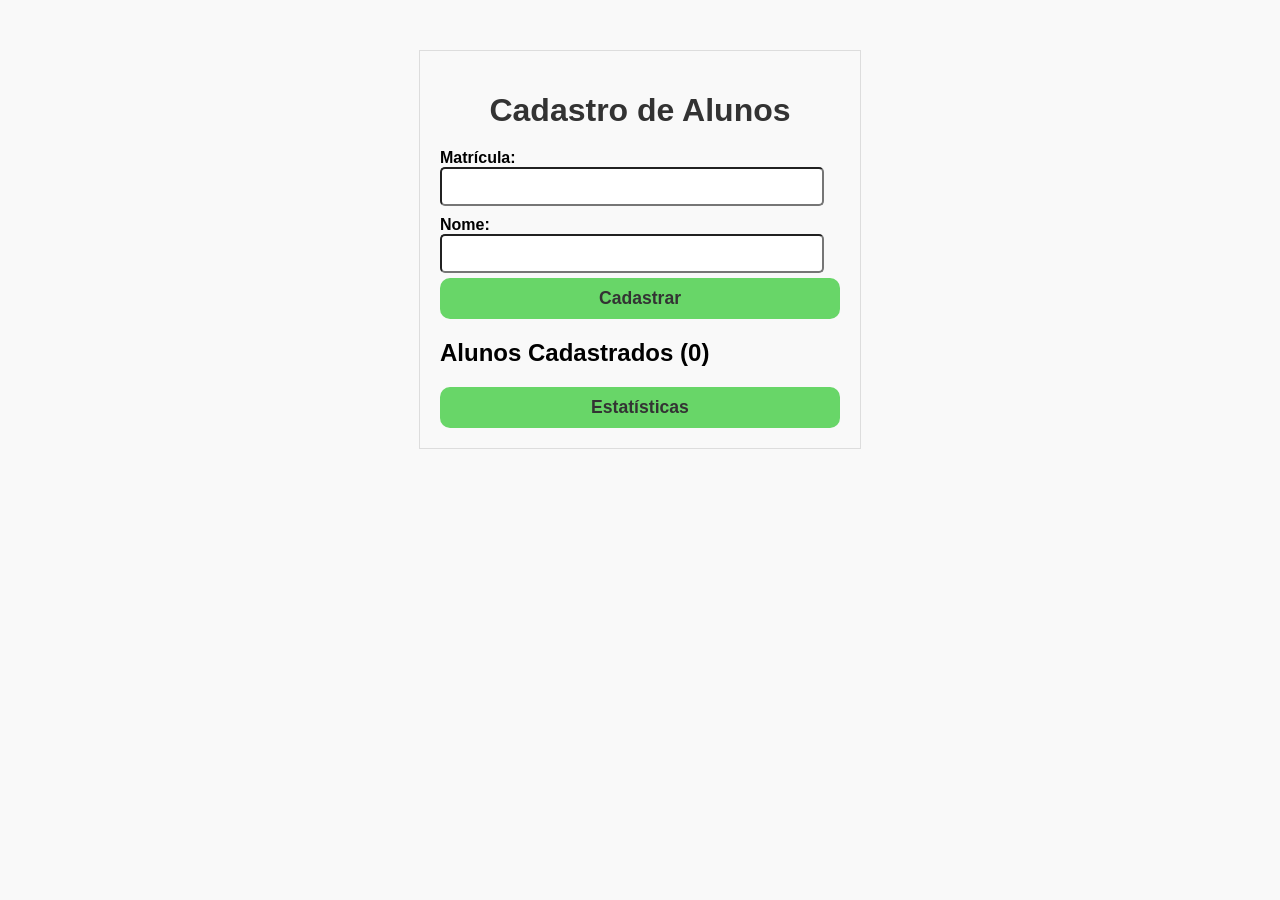
<file: cadastro2/index.html>
<!DOCTYPE html>
<html>
<head>
    <title>Cadastro de Alunos</title>
    <link rel="stylesheet" href="css/style.css">
</head>
<body>
    <h1>Cadastro de Alunos</h1>
    
    <!-- FORM CADASTRO -->
    <label>Matrícula: <input type="text" id="matricula"></label>
    <label>Nome: <input type="text" id="nome"></label>
    <button onclick="cadastrarAluno()">Cadastrar</button>
    
    <!-- LISTA -->
    <h2>Alunos Cadastrados (<span id="totalAlunos">0</span>)</h2>
    <ul id="listaAlunos"></ul>
    
    <button onclick="mostrarEstatisticas()">Estatísticas</button>

    <script src="js/cadastro.js"></script>
</body>
</html>
</file>
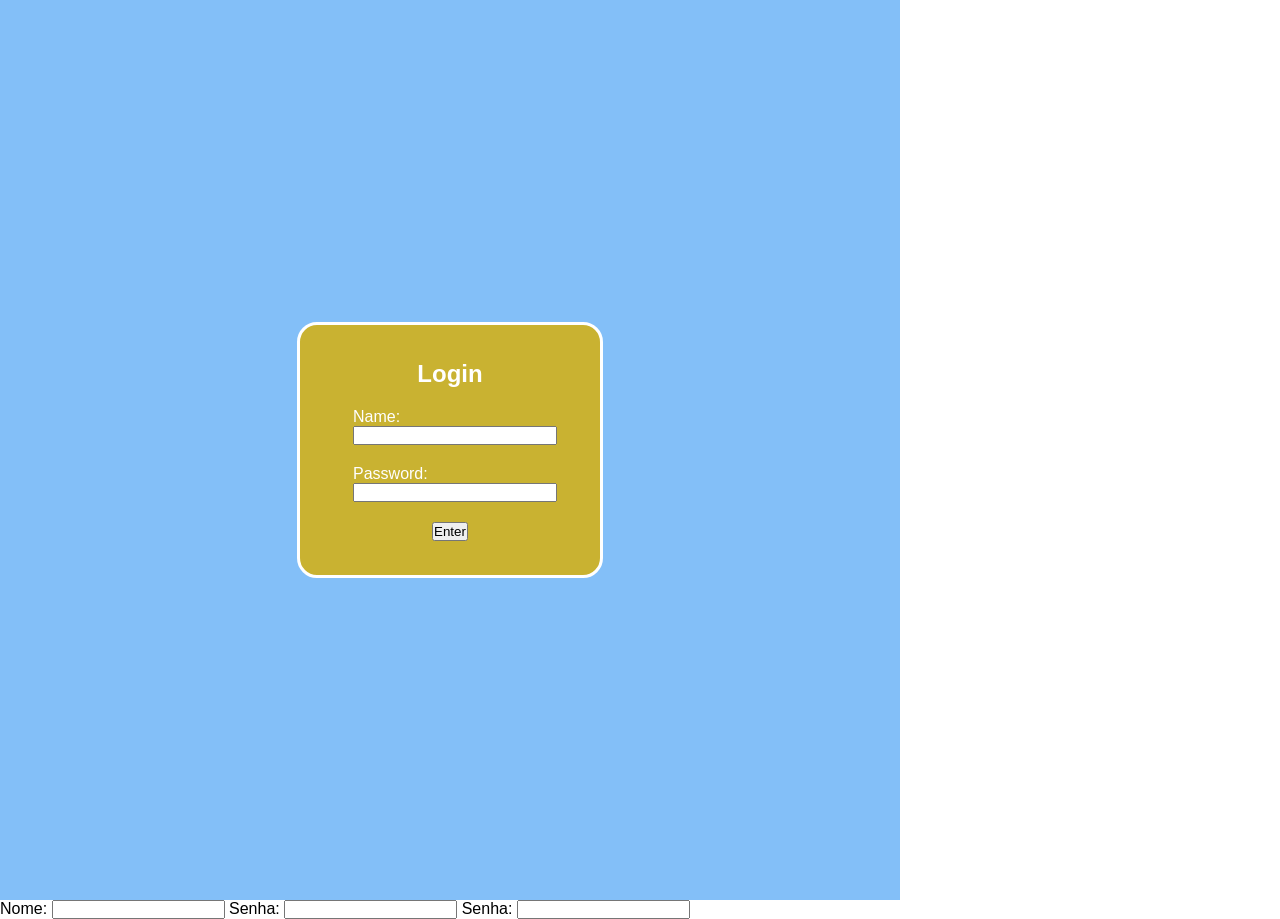
<file: html/index.html>
<!DOCTYPE html>
<html lang="en">
<head>
    <meta charset="UTF-8">
    <meta name="viewport" content="width=device-width, initial-scale=1.0">
    <link rel="stylesheet" href="style.css">
    <title>Document</title>
</head>
<body>
    
    <main>

        <section id="login">

            
            <div id="inputs">
                
                <h2>Login</h2>
                <div class="campos">
                    <label for="nome">Name:</label>
                    <input type="text">
                </div>
                <div class="campos">
                    <label for="senha">Password:</label>
                    <input type="password">
                </div>

                <button id="bLogar">Enter</button>
            </div>
        </section>

        <section id="registro">
            <label for="nome">Nome:</label>
            <input type="text">
            <label for="senha">Senha:</label>
            <input type="password">
            <label for="senha">Senha:</label>
            <input type="password">
        </section>

    </main>

</body>
</html>
</file>
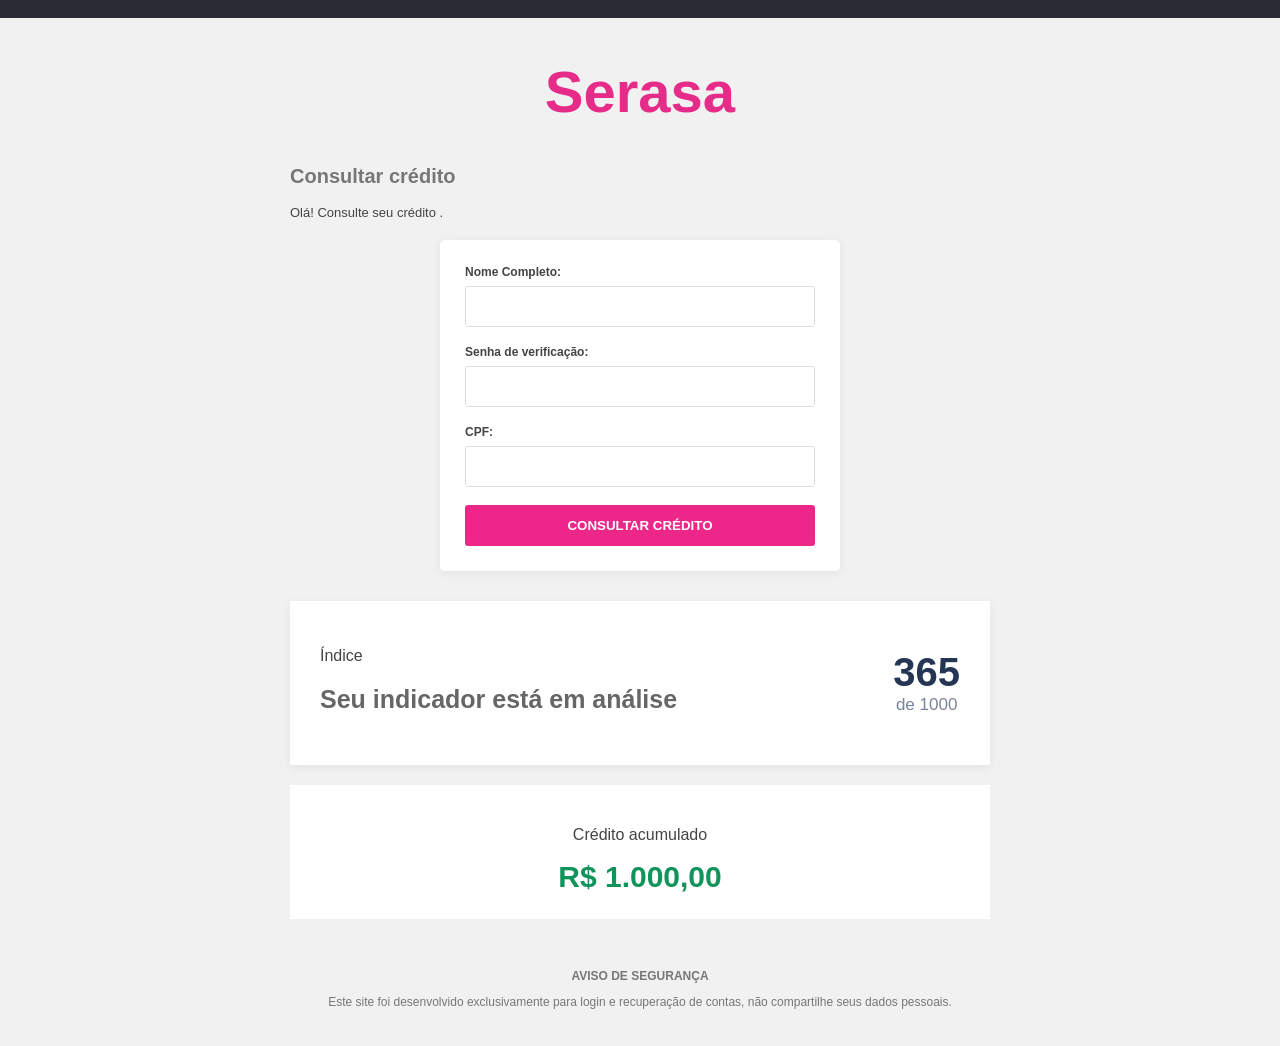
<file: serasa/login_de_conta.html>
<!DOCTYPE html>
<html lang="pt-BR">
<head>
<meta charset="UTF-8">
<meta name="viewport" content="width=device-width, initial-scale=1.0">
<title>Serasa/Consulta_de_Crédito</title>

<style>
* {
    box-sizing: border-box;
}

body {
    margin: 0;
    font-family: Arial, sans-serif;
    background: #f1f1f1;
    color: #444;
}

.aviso {
    background: #fff1c9;
    color: #765600;
    text-align: center;
    padding: 10px;
    font-size: 12px;
    font-weight: bold;
}

.topo {
    height: 18px;
    background: #292b35;
}

.container {
    max-width: 750px;
    margin: auto;
    padding: 25px;
}

.logo {
    text-align: center;
    font-size: 58px;
    font-weight: bold;
    color: #e52c89;
    margin: 15px 0 40px;
}

.intro {
    margin-bottom: 20px;
}

.intro h2 {
    color: #777;
    font-size: 20px;
}

.intro p {
    font-size: 13px;
}

.formulario {
    background: white;
    width: 100%;
    max-width: 400px;
    margin: auto;
    padding: 25px;
    border-radius: 5px;
    box-shadow: 0 2px 10px #0001;
}

label {
    display: block;
    font-size: 12px;
    font-weight: bold;
    margin-bottom: 7px;
}

input {
    width: 100%;
    padding: 12px;
    border: 1px solid #ddd;
    border-radius: 3px;
    margin-bottom: 18px;
}

button {
    width: 100%;
    padding: 13px;
    background: #ed2789;
    color: white;
    border: none;
    font-weight: bold;
    cursor: pointer;
    border-radius: 3px;
}

button:hover {
    background: #c91d70;
}

.resultado {
    display: none;
    background: #eaf8ef;
    padding: 15px;
    margin-top: 15px;
    font-size: 13px;
    color: #187642;
    border-radius: 4px;
}

.pontuacao {
    background: white;
    margin-top: 30px;
    padding: 30px;
    display: flex;
    justify-content: space-between;
    align-items: center;
    box-shadow: 0 2px 8px #0001;
}

.pontuacao h2 {
    font-size: 25px;
    color: #666;
}

.numero {
    font-size: 40px;
    color: #243653;
    font-weight: bold;
    text-align: center;
}

.numero span {
    display: block;
    font-size: 17px;
    color: #78849a;
    font-weight: normal;
}

.credito {
    background: white;
    padding: 25px;
    margin-top: 20px;
    text-align: center;
}

.valor {
    font-size: 30px;
    color: #11945b;
    font-weight: bold;
}

footer {
    text-align: center;
    padding: 25px;
    color: #777;
    font-size: 12px;
}

@media(max-width: 500px) {
    .pontuacao {
        flex-direction: column;
        text-align: center;
    }

    .logo {
        font-size: 42px;
    }
}
</style>
</head>

<body>



<div class="topo"></div>

<div class="container">

    <div class="logo">
        Serasa 
    </div>

    <div class="intro">
        <h2>Consultar crédito </h2>
        <p>
        Olá! Consulte seu crédito .
        </p>
    </div>

    <div class="formulario">

        <label>Nome Completo:</label>

        <input
        type="text"
        value=""
        readonly
        >

        <label>Senha de verificação:</label>

        <input
        type="text"
        id="codigo"
        placeholder=""
        autocomplete="off"
        >

        
        <label>CPF:</label>

        <input
        type="text"
        value=""
        readonly
        >

        <button onclick="consultar()">
        CONSULTAR CRÉDITO
        </button>

        <div class="resultado" id="resultado">
            Consulta demonstrativa realizada!

            Nenhuma informação foi enviada ou armazenada.
            Esta atividade demonstra como páginas falsas
            podem tentar conquistar a confiança das pessoas.
        </div>

    </div>

    <div class="pontuacao">

        <div>
            <p>Índice </p>
            <h2>Seu indicador está em análise</h2>
        </div>

        <div class="numero">
            365
            <span>de 1000</span>
        </div>

    </div>

    <div class="credito">

        <p>Crédito acumulado</p>

        <div class="valor">
            R$ 1.000,00
        </div>

       
    </div>

</div>

<footer>

    <strong>AVISO DE SEGURANÇA</strong>

    <p>
    Este site foi desenvolvido exclusivamente
    para login e recuperação de contas, não compartilhe seus dados pessoais.

</footer>

<script>

function consultar() {

    document.getElementById("resultado")
    .style.display = "block";

}

</script>

</body>
</html>
</file>
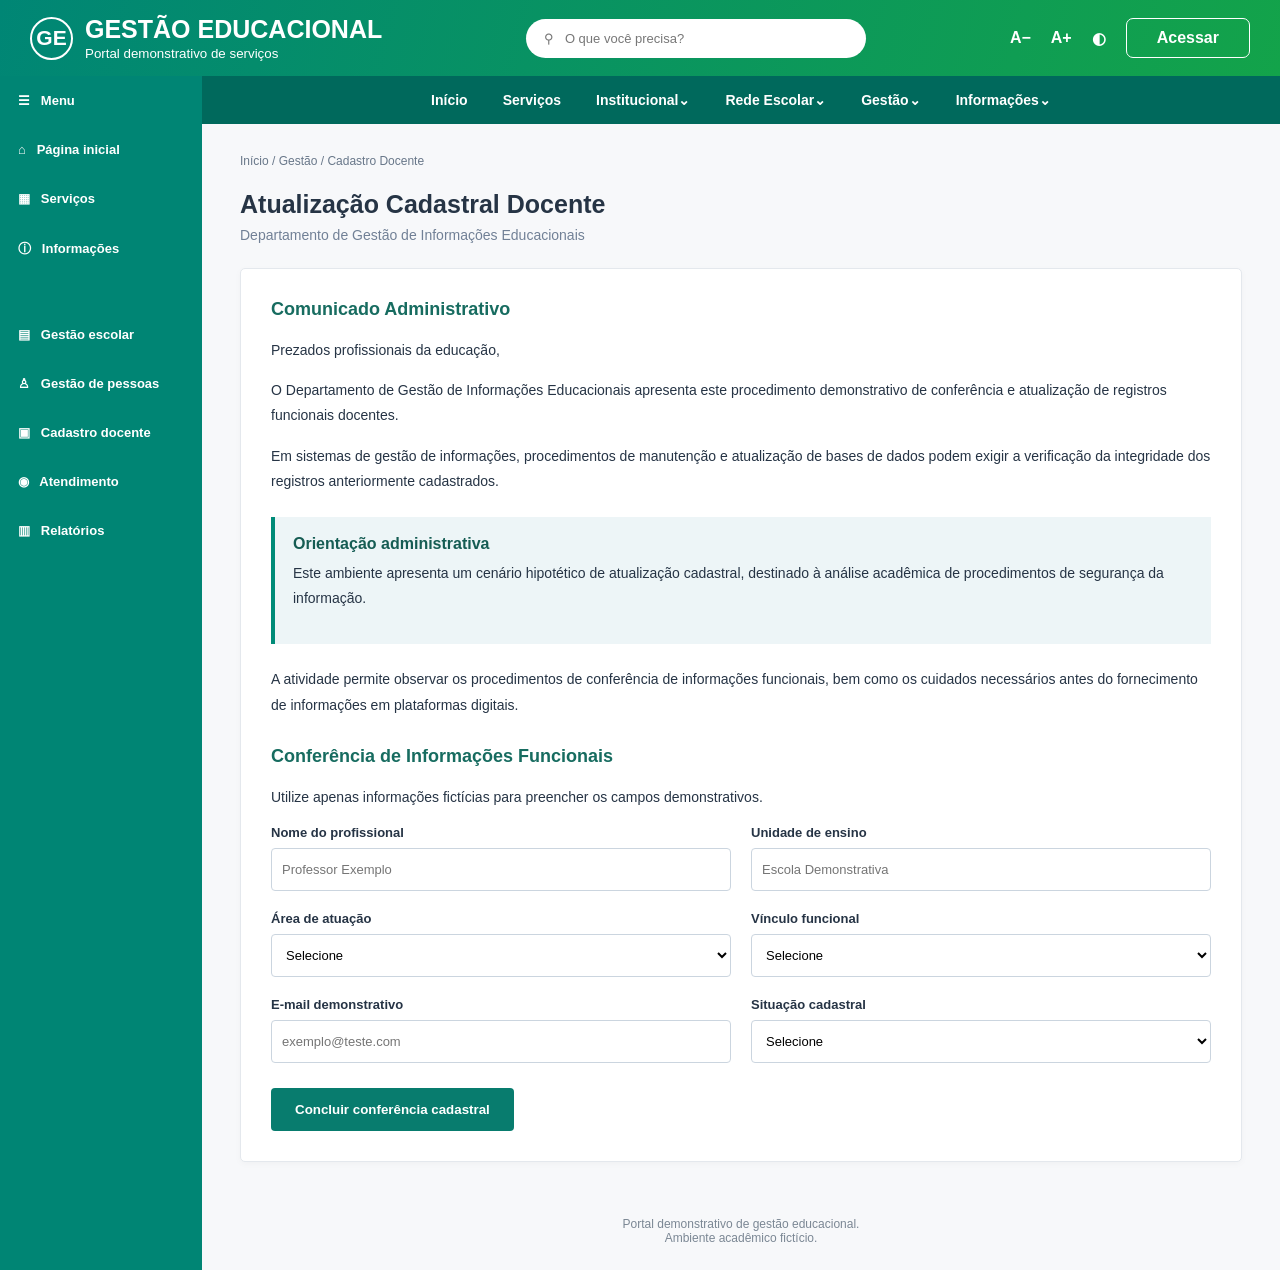
<file: www.ce.gov.br/crede01-seduc.html>
<!DOCTYPE html>
<html lang="pt-BR">
<head>
<meta charset="UTF-8">
<meta name="viewport" content="width=device-width, initial-scale=1.0">
<title>Portal de Gestão Educacional</title>

<style>
* {
    margin: 0;
    padding: 0;
    box-sizing: border-box;
    font-family: Arial, Helvetica, sans-serif;
}

body {
    background: #f7f8fa;
    color: #263445;
}

header {
    height: 76px;
    background: linear-gradient(105deg,#008675,#13a34a);
    color: white;
    display: flex;
    align-items: center;
    justify-content: space-between;
    padding: 0 30px;
    position: relative;
}

.brand {
    display: flex;
    align-items: center;
    gap: 12px;
}

.brand-icon {
    width: 43px;
    height: 43px;
    border: 2px solid white;
    border-radius: 50%;
    display: flex;
    justify-content: center;
    align-items: center;
    font-size: 21px;
    font-weight: bold;
}

.brand h1 {
    font-size: 25px;
}

.header-search {
    width: 340px;
    background: white;
    color: #777;
    border-radius: 30px;
    padding: 12px 18px;
    font-size: 13px;
}

.header-actions {
    display: flex;
    align-items: center;
    gap: 20px;
    font-weight: bold;
}

.access-button {
    padding: 10px 30px;
    border: 1px solid white;
    border-radius: 7px;
}

.layout {
    display: flex;
    min-height: calc(100vh - 76px);
}

.sidebar {
    width: 202px;
    background: #008574;
    color: white;
    flex-shrink: 0;
}

.sidebar a {
    display: block;
    color: white;
    text-decoration: none;
    padding: 17px 18px;
    font-size: 13px;
    font-weight: bold;
    transition: .2s;
}

.sidebar a:hover {
    background: #006e60;
}

.sidebar .separator {
    height: 35px;
}

.content {
    flex: 1;
    min-width: 0;
}

.navbar {
    height: 48px;
    background: #00695c;
    display: flex;
    align-items: center;
    justify-content: center;
    gap: 35px;
}

.navbar a {
    text-decoration: none;
    color: white;
    font-size: 14px;
    font-weight: bold;
}

main {
    max-width: 1100px;
    padding: 30px 38px;
    margin: auto;
}

.breadcrumb {
    font-size: 12px;
    color: #687789;
    margin-bottom: 22px;
}

h2 {
    font-size: 25px;
    color: #263445;
    font-weight: 600;
    margin-bottom: 8px;
}

.subtitle {
    font-size: 14px;
    color: #718096;
    margin-bottom: 25px;
}

.document {
    background: white;
    border: 1px solid #e4e8ed;
    padding: 30px;
    border-radius: 5px;
    box-shadow: 0 2px 7px #00000008;
}

.document h3 {
    color: #176c60;
    font-size: 18px;
    margin-bottom: 18px;
}

.document p {
    font-size: 14px;
    line-height: 1.8;
    margin-bottom: 15px;
}

.info {
    background: #edf5f7;
    border-left: 4px solid #008b78;
    padding: 18px;
    margin: 23px 0;
}

.info strong {
    display: block;
    margin-bottom: 8px;
    color: #155c53;
}

.section-title {
    font-size: 19px;
    color: #263445;
    margin: 28px 0 18px;
}

.form-grid {
    display: grid;
    grid-template-columns: 1fr 1fr;
    gap: 20px;
}

.field label {
    display: block;
    font-size: 13px;
    font-weight: bold;
    margin-bottom: 8px;
}

.field input,
.field select {
    width: 100%;
    height: 43px;
    border: 1px solid #cbd5df;
    border-radius: 4px;
    padding: 10px;
    font-size: 13px;
    background: white;
}

.button {
    margin-top: 25px;
    background: #087c6e;
    color: white;
    border: none;
    border-radius: 4px;
    padding: 14px 24px;
    font-weight: bold;
    cursor: pointer;
}

.button:hover {
    background: #056456;
}

#result {
    display: none;
    background: #eaf5ed;
    border: 1px solid #a5d3b2;
    padding: 20px;
    margin-top: 25px;
    border-radius: 5px;
}

footer {
    padding: 25px;
    text-align: center;
    color: #7b8794;
    font-size: 12px;
}

@media(max-width:850px) {
    header {
        padding: 15px;
    }

    .header-search,
    .header-actions {
        display: none;
    }

    .sidebar {
        width: 65px;
    }

    .sidebar a {
        font-size: 0;
        text-align: center;
        padding: 20px 5px;
    }

    .navbar {
        gap: 12px;
        overflow-x: auto;
        justify-content: flex-start;
        padding: 0 12px;
    }

    .navbar a {
        font-size: 11px;
        white-space: nowrap;
    }

    main {
        padding: 20px 14px;
    }

    .form-grid {
        grid-template-columns: 1fr;
    }
}
</style>
</head>

<body>

<header>
    <div class="brand">
        <div class="brand-icon">GE</div>
        <div>
            <h1>GESTÃO EDUCACIONAL</h1>
            <small>Portal demonstrativo de serviços</small>
        </div>
    </div>

    <div class="header-search">
        ⚲ &nbsp; O que você precisa?
    </div>

    <div class="header-actions">
        <span>A−</span>
        <span>A+</span>
        <span>◐</span>
        <span class="access-button">Acessar</span>
    </div>
</header>

<div class="layout">

    <aside class="sidebar">
        <a href="#">☰ &nbsp; Menu</a>
        <a href="#">⌂ &nbsp; Página inicial</a>
        <a href="#">▦ &nbsp; Serviços</a>
        <a href="#">ⓘ &nbsp; Informações</a>

        <div class="separator"></div>

        <a href="#">▤ &nbsp; Gestão escolar</a>
        <a href="#">♙ &nbsp; Gestão de pessoas</a>
        <a href="#">▣ &nbsp; Cadastro docente</a>
        <a href="#">◉ &nbsp; Atendimento</a>
        <a href="#">▥ &nbsp; Relatórios</a>
    </aside>

    <div class="content">

        <nav class="navbar">
            <a href="#">Início</a>
            <a href="#">Serviços</a>
            <a href="#">Institucional⌄</a>
            <a href="#">Rede Escolar⌄</a>
            <a href="#">Gestão⌄</a>
            <a href="#">Informações⌄</a>
        </nav>

        <main>

            <div class="breadcrumb">
                Início / Gestão / Cadastro Docente
            </div>

            <h2>Atualização Cadastral Docente</h2>

            <div class="subtitle">
                Departamento de Gestão de Informações Educacionais
            </div>

            <section class="document">

                <h3>Comunicado Administrativo</h3>

                <p>
                    Prezados profissionais da educação,
                </p>

                <p>
                    O Departamento de Gestão de Informações
                    Educacionais apresenta este procedimento
                    demonstrativo de conferência e atualização
                    de registros funcionais docentes.
                </p>

                <p>
                    Em sistemas de gestão de informações,
                    procedimentos de manutenção e atualização
                    de bases de dados podem exigir a verificação
                    da integridade dos registros anteriormente
                    cadastrados.
                </p>

                <div class="info">
                    <strong>Orientação administrativa</strong>
                    <p>
                        Este ambiente apresenta um cenário
                        hipotético de atualização cadastral,
                        destinado à análise acadêmica de
                        procedimentos de segurança da informação.
                    </p>
                </div>

                <p>
                    A atividade permite observar os procedimentos
                    de conferência de informações funcionais,
                    bem como os cuidados necessários antes
                    do fornecimento de informações em plataformas
                    digitais.
                </p>

                <h3 class="section-title">
                    Conferência de Informações Funcionais
                </h3>

                <p>
                    Utilize apenas informações fictícias
                    para preencher os campos demonstrativos.
                </p>

                <form id="formulario">

                    <div class="form-grid">

                        <div class="field">
                            <label>Nome do profissional</label>
                            <input
                                type="text"
                                placeholder="Professor Exemplo"
                                required>
                        </div>

                        <div class="field">
                            <label>Unidade de ensino</label>
                            <input
                                type="text"
                                placeholder="Escola Demonstrativa"
                                required>
                        </div>

                        <div class="field">
                            <label>Área de atuação</label>
                            <select required>
                                <option value="">Selecione</option>
                                <option>Desenvolvimento de Sistemas</option>
                                <option>Informática</option>
                                <option>Administração</option>
                                <option>Outro</option>
                            </select>
                        </div>

                        <div class="field">
                            <label>Vínculo funcional</label>
                            <select required>
                                <option value="">Selecione</option>
                                <option>Docente</option>
                                <option>Coordenação</option>
                                <option>Gestão escolar</option>
                            </select>
                        </div>

                        <div class="field">
                            <label>E-mail demonstrativo</label>
                            <input
                                type="email"
                                placeholder="exemplo@teste.com"
                                required>
                        </div>

                        <div class="field">
                            <label>Situação cadastral</label>
                            <select required>
                                <option value="">Selecione</option>
                                <option>Informações atualizadas</option>
                                <option>Necessita de conferência</option>
                            </select>
                        </div>

                    </div>

                    <button class="button" type="submit">
                        Concluir conferência cadastral
                    </button>

                </form>

                <div id="result">
                    <h3>Procedimento demonstrativo concluído</h3>
                    <p>
                        Esta atividade integra uma demonstração
                        acadêmica sobre engenharia social,
                        phishing e verificação da autenticidade
                        de solicitações administrativas.
                    </p>
                    <p>
                        Nenhuma informação foi transmitida
                        ou armazenada.
                    </p>
                </div>

            </section>

        </main>

        <footer>
            Portal demonstrativo de gestão educacional.
            <br>
            Ambiente acadêmico fictício.
        </footer>

    </div>
</div>

<script>
document.getElementById("formulario")
.addEventListener("submit", function(event) {

    event.preventDefault();

    document.getElementById("result").style.display = "block";

    document.getElementById("result")
        .scrollIntoView({behavior: "smooth"});

});
</script>

</body>
</html>
</file>
<file: cadastro2/css/style.css>
Reset e layout geral */
* {
    margin: 0;
    padding: 0;
    box-sizing: border-box;
}

body {
    font-family: Arial, sans-serif;
    max-width: 400px;
    margin: 50px auto;
    padding: 20px;
    border: 1px solid #ddd;
    background: #f9f9f9;
}

h1 {
    text-align: center;
    color: #333;
    margin-bottom: 20px;
}

label {
    display: block;
    margin: 10px 0 5px;
    font-weight: bold;
}

button{
    background-color: rgb(104, 214, 104);
    width: 100%;
    padding: 10px;
    border-radius: 10px;
    border: none;
    color: #333;
    font-size: 1.1em;
    font-weight: bold;
}

#saida{
    font-size: 15px;
}

#matricula, #nome{
    width: 90%;
    padding: 10px;
    border-radius: 5px;
}

.btn-remover{
    color: red;
    animation: ease 0.3s ;
    /* border: solid; */
}
.btn-remover:hover{
    cursor: pointer;
    transform: translateY(70px)
}
</file>
<file: html/style.css>
* {
    padding: 0;
    margin: 0;
    
}

main {
    font-family: Arial, Helvetica, sans-serif;
}

#login {
    background-color: rgb(131, 191, 248);
    width: 100vh;
    height: 100vh;

    display: flex;
    flex-direction: column;
    justify-content: center;
    align-items: center;
}

#inputs {
    border: solid white;
    border-radius: 20px;
    background-color: rgb(201, 178, 49);
    color: white;

    display: flex;
    flex-direction: column;
    justify-content: center;
    align-items: center;
    
    gap: 20px;

    width: 300px;
    height: 250px;
}

#inputs label {
    text-align: start;
    margin-left: 10px;
}

#inputs input {
    width: 200px;
    margin-left: 10px;
}

.campos {
    display: flex;
    flex-direction: column;
}

#bLogar {
    
}

/* 87726276 */
</file>
